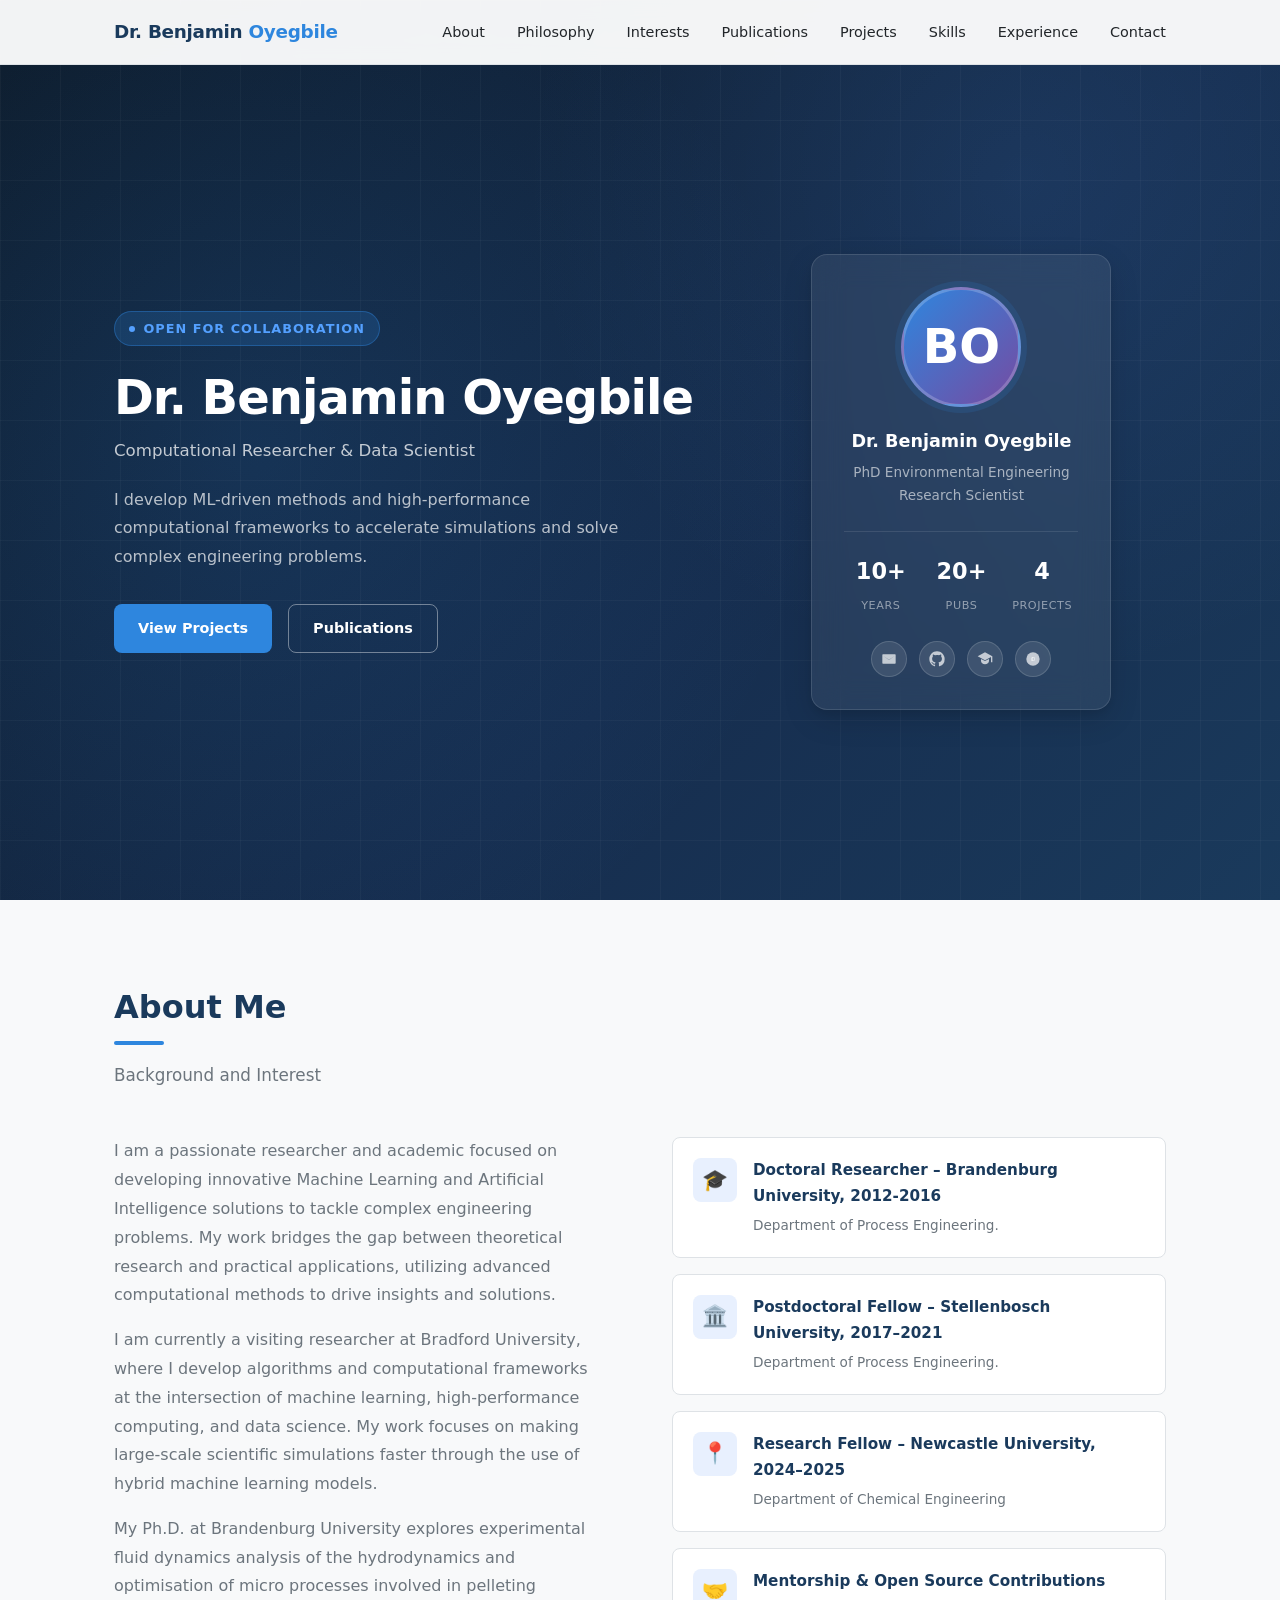
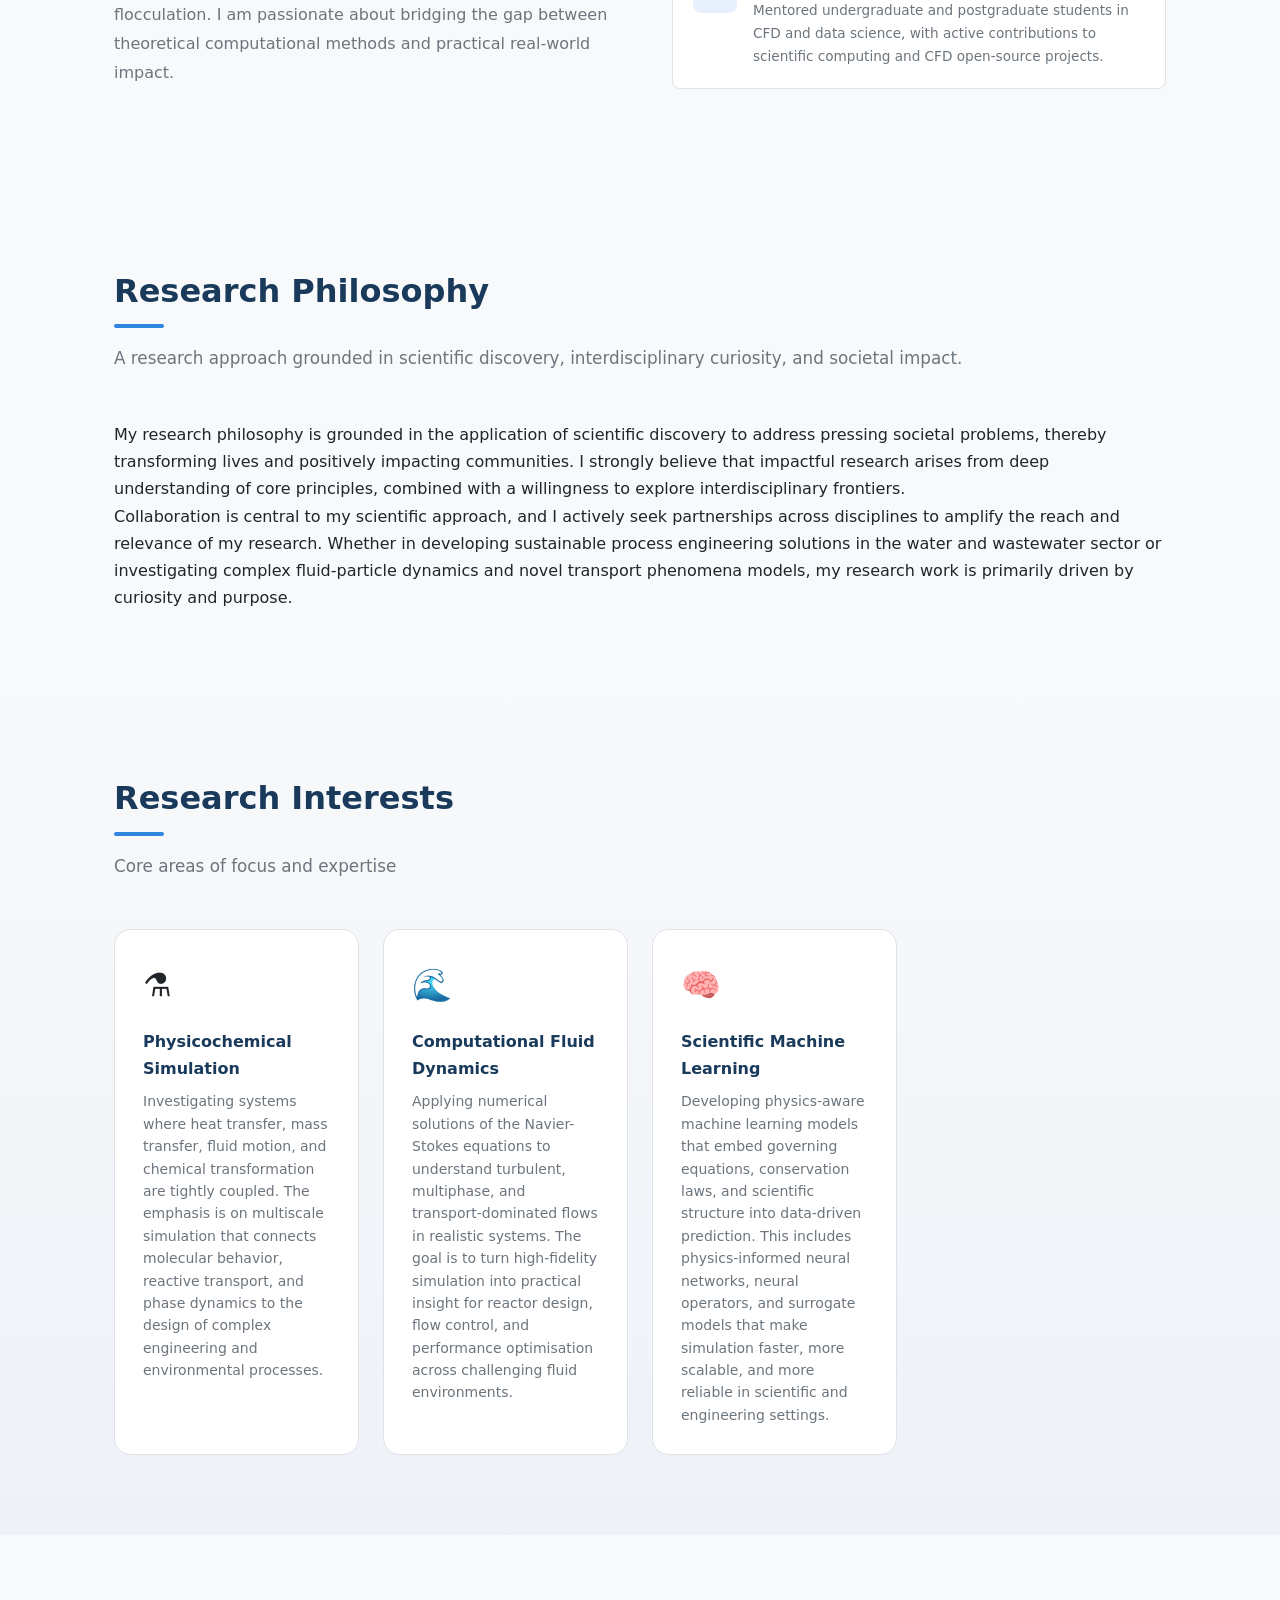
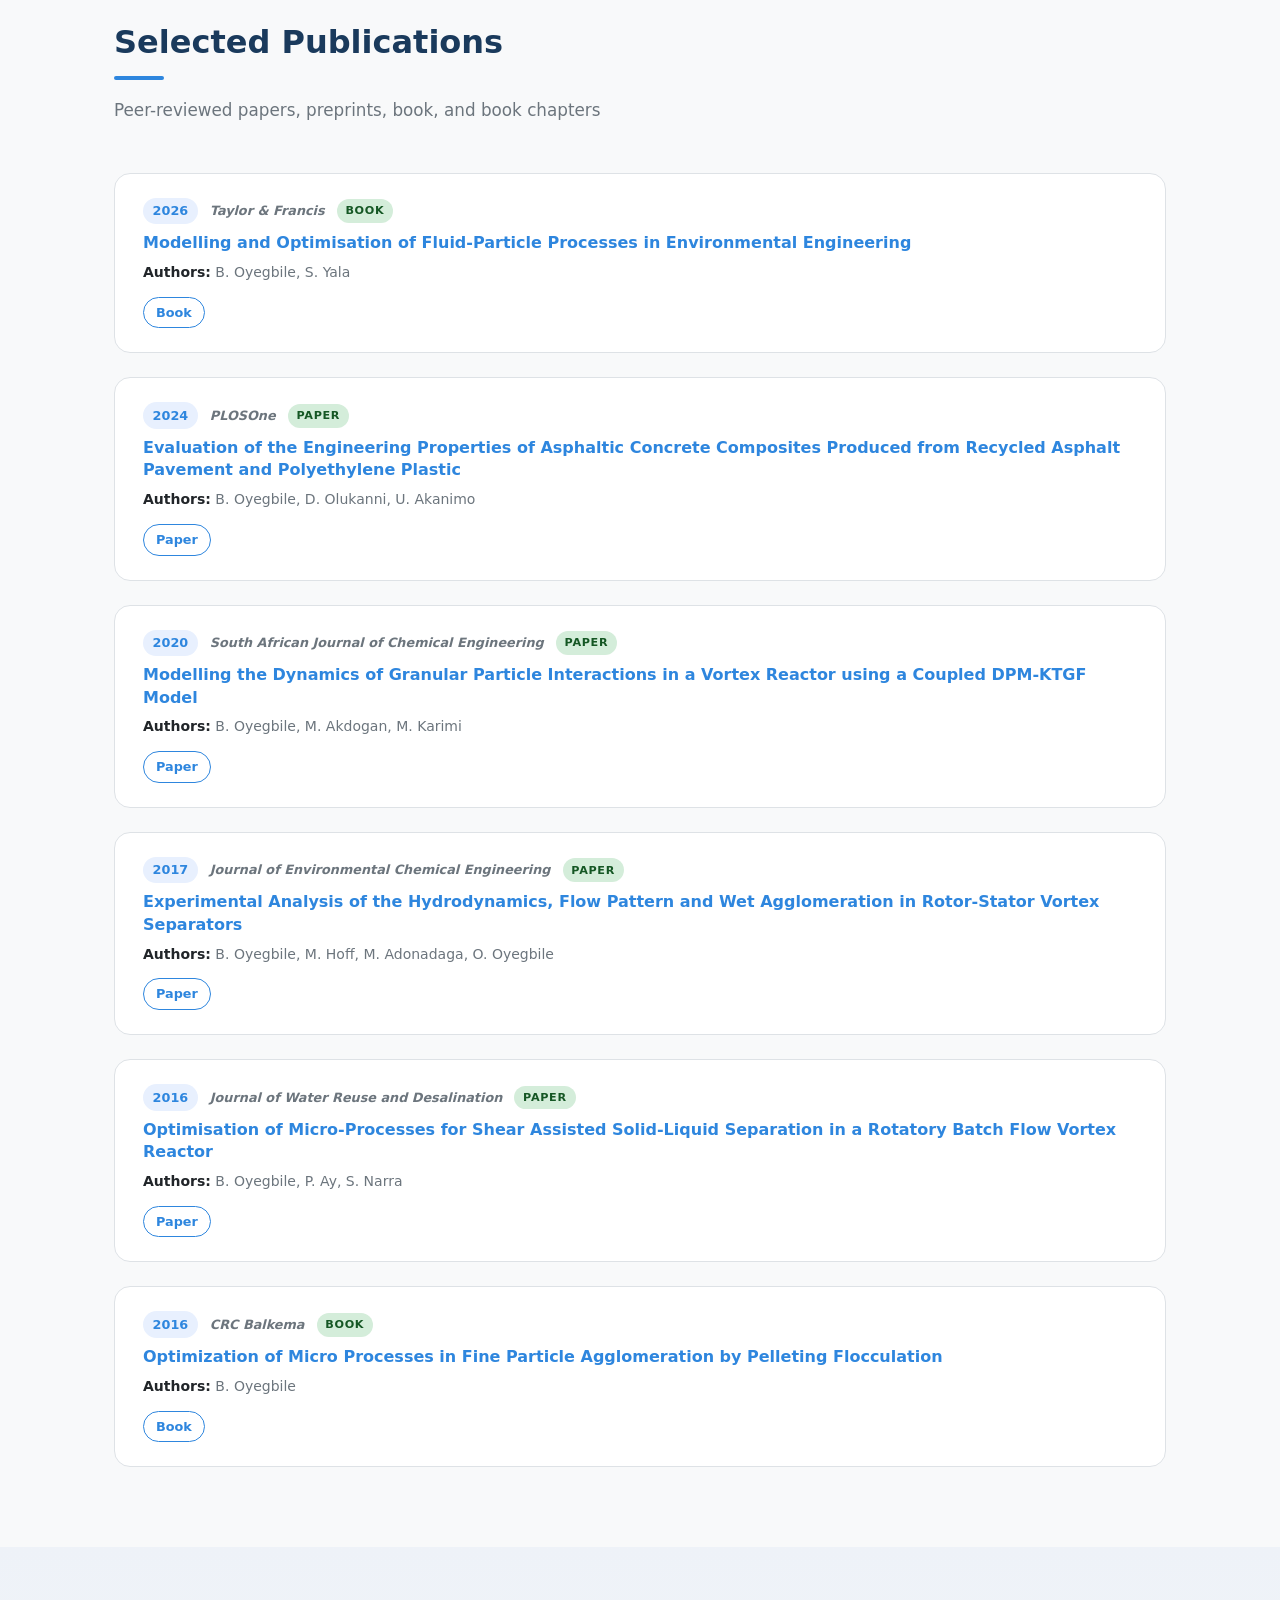
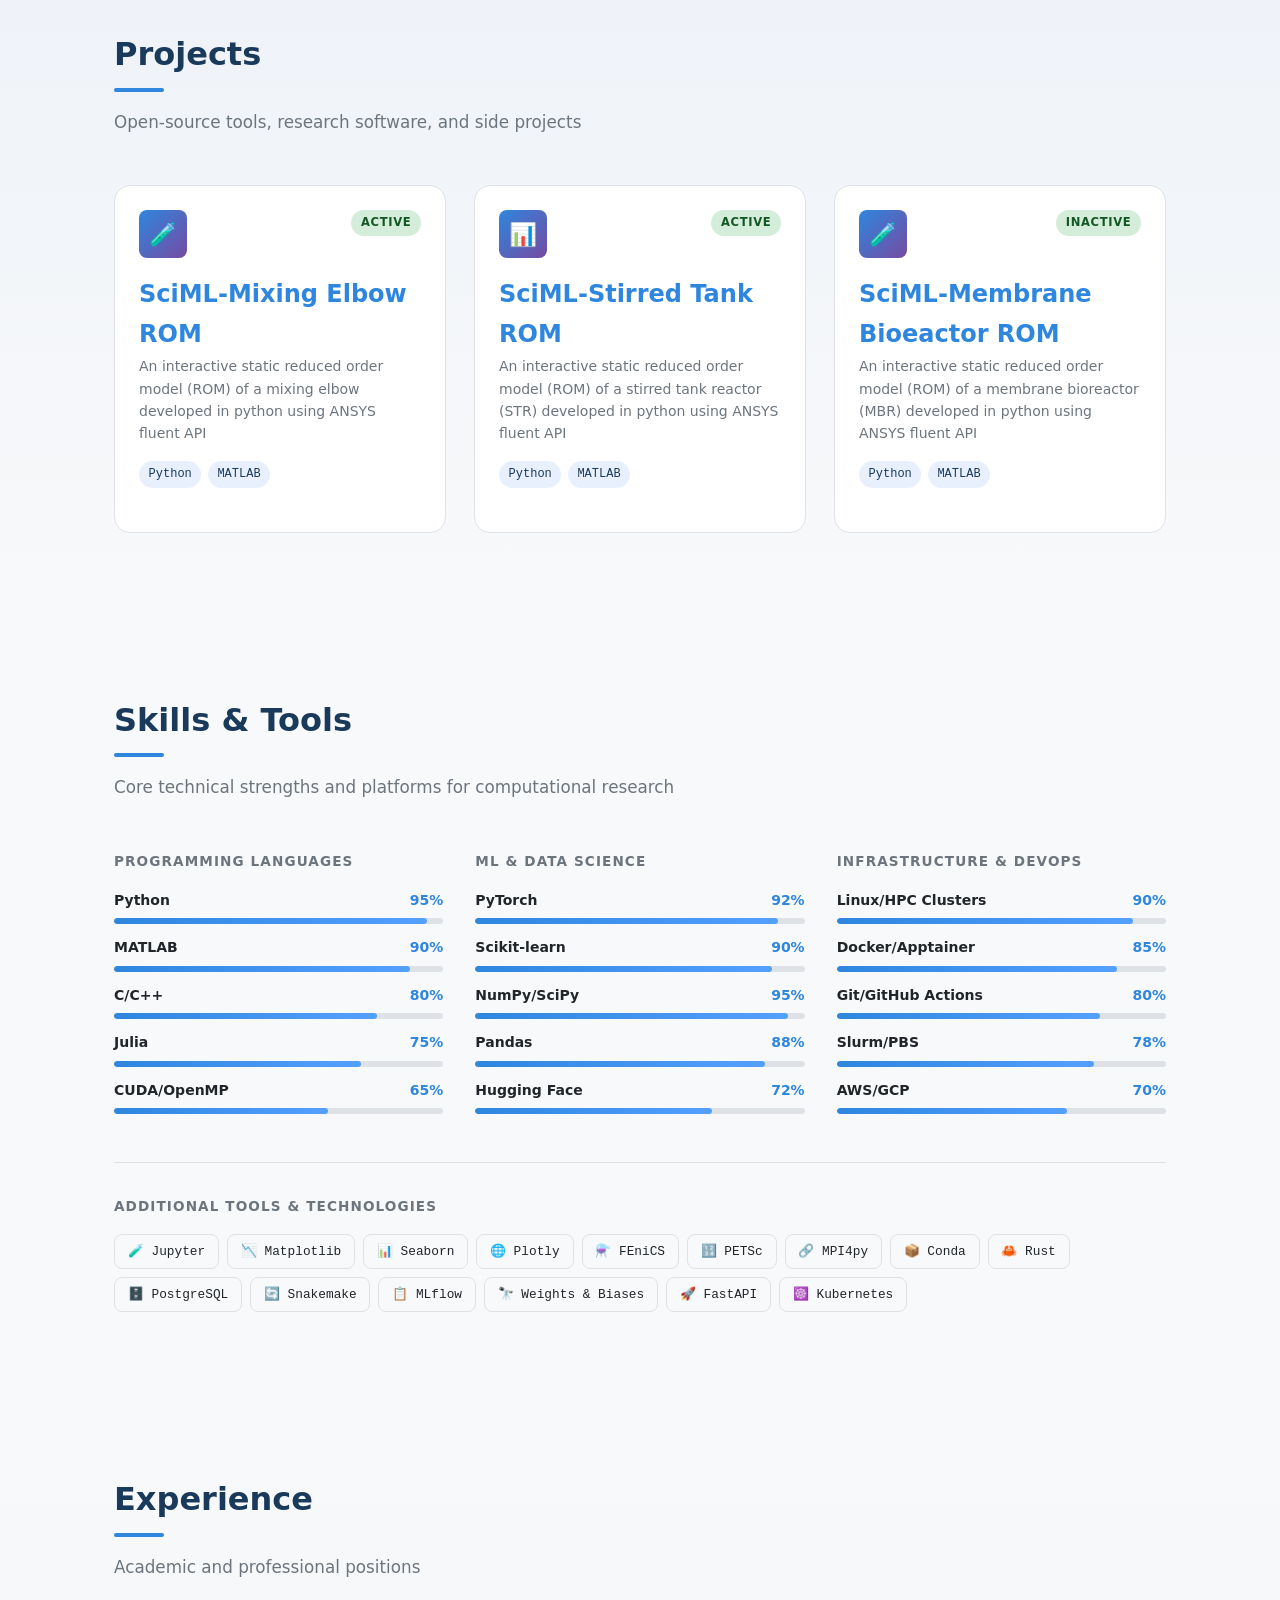
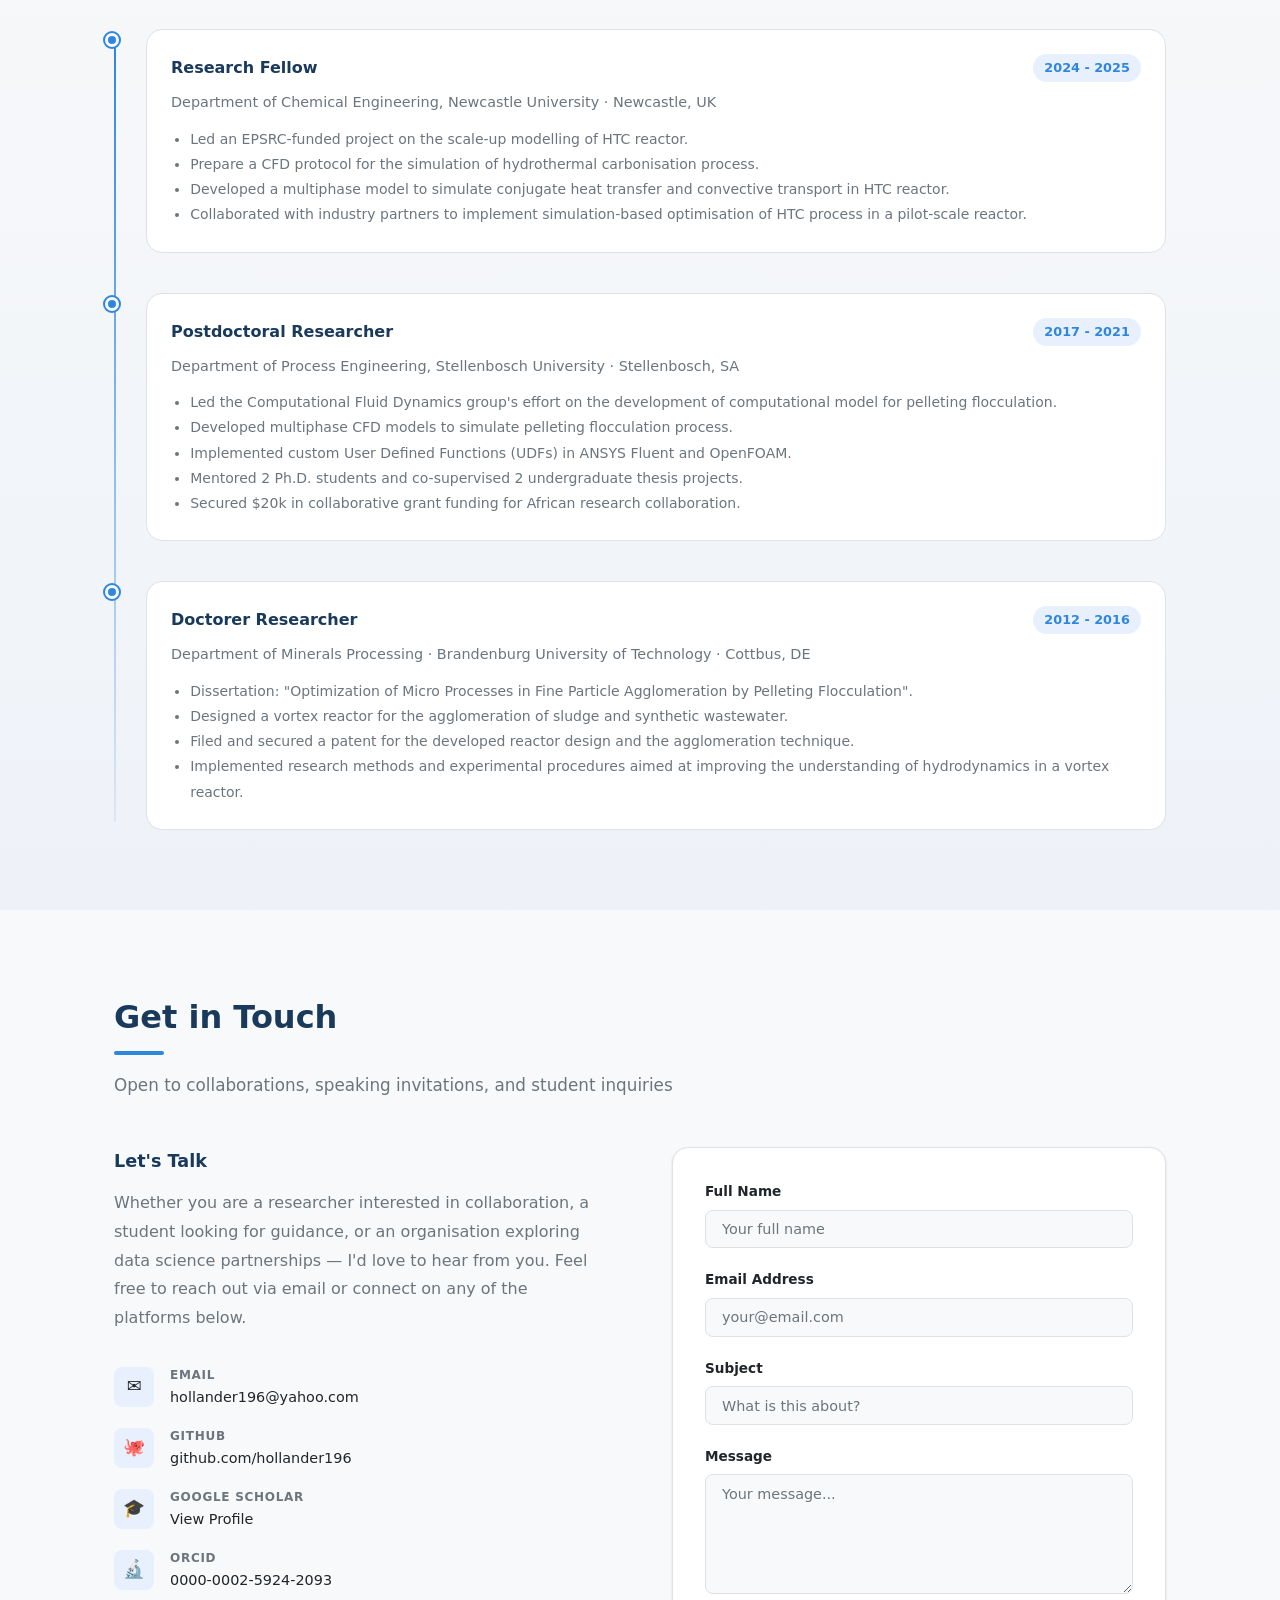
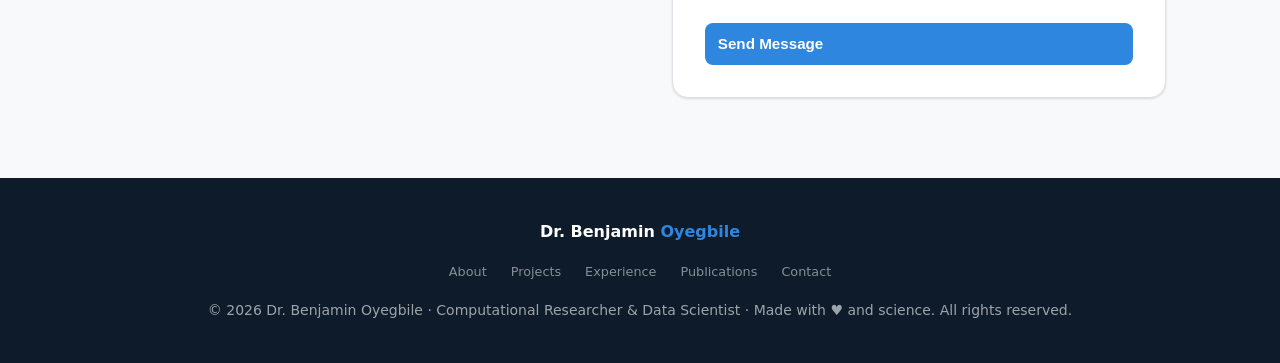
<file: index.html>
<!DOCTYPE html>
<html lang="en">
<head>
    <meta charset="UTF-8">
    <meta name="viewport" content="width=device-width, initial-scale=1.0">
    <title>Dr. Benjamin Oyegbile - Computational Researcher & Data Scientist</title>
    <link rel="stylesheet" href="style.css">
</head>
<body>
    <header class="navbar" role="banner">
        <div class="container navbar-inner">
            <div class="navbar-brand">Dr. Benjamin <span>Oyegbile</span></div>
            <ul class="navbar-menu">
                <li><a href="#about">About</a></li>
                <li><a href="#philosophy">Philosophy</a></li>
                <li><a href="#interests">Interests</a></li>
                <li><a href="#publications">Publications</a></li>
                <li><a href="#projects">Projects</a></li>
                <li><a href="#skills">Skills</a></li>
                <li><a href="#experience">Experience</a></li>
                <li><a href="#contact">Contact</a></li>
            </ul>
            <button class="navbar-toggle" aria-label="Toggle navigation">
                <span></span>
                <span></span>
                <span></span>
            </button>
        </div>
    </header>

    <section class="hero">
        <div class="container hero-grid">
            <div>
                <div class="hero-badge">OPEN FOR COLLABORATION</div>
                <h1 class="hero-name">Dr. Benjamin Oyegbile</h1>
                <p class="hero-title">Computational Researcher & Data Scientist</p>
                <p class="hero-description">I develop ML-driven methods and high-performance computational frameworks to accelerate simulations and solve complex engineering problems.</p>
                <div class="hero-actions">
                    <a class="btn btn-primary" href="#projects">View Projects</a>
                    <a class="btn btn-outline" href="#publications">Publications</a>
                </div>
            </div>

            <div class="hero-visual">
                <div class="profile-card">
                    <div class="profile-avatar">BO</div>
                    <h3>Dr. Benjamin Oyegbile</h3>
                    <p>PhD Environmental Engineering Research Scientist</p>
                    <div class="profile-stats">
                        <div class="stat-item"><span class="stat-value">10+</span><span class="stat-label">Years</span></div>
                        <div class="stat-item"><span class="stat-value">20+</span><span class="stat-label">PUBS</span></div>
                        <div class="stat-item"><span class="stat-value">4</span><span class="stat-label">PROJECTS</span></div>
                    </div>
                    <div class="social-links">
                        <a class="social-link" href="mailto:hollander196n@yahoo.com" aria-label="Email" title="Email">
                            <svg viewBox="0 0 24 24" aria-hidden="true" focusable="false">
                                <path d="M3 5h18a1 1 0 0 1 1 1v12a1 1 0 0 1-1 1H3a1 1 0 0 1-1-1V6a1 1 0 0 1 1-1zm0 2v.2l9 6.3 9-6.3V7l-9 6.3L3 7z"/>
                            </svg>
                        </a>
                        <a class="social-link" href="https://github.com/hollander196" target="_blank" rel="noopener" aria-label="GitHub" title="GitHub">
                            <svg viewBox="0 0 24 24" aria-hidden="true" focusable="false">
                                <path d="M12 0.5C5.65 0.5 0.5 5.65 0.5 12c0 5.08 3.29 9.39 7.86 10.91.57.11.78-.25.78-.55 0-.27-.01-.99-.02-1.94-3.2.7-3.88-1.54-3.88-1.54-.52-1.33-1.28-1.68-1.28-1.68-1.05-.72.08-.71.08-.71 1.16.08 1.77 1.19 1.77 1.19 1.03 1.77 2.7 1.26 3.36.96.1-.75.4-1.26.73-1.55-2.55-.29-5.23-1.28-5.23-5.7 0-1.26.45-2.28 1.19-3.08-.12-.29-.52-1.46.11-3.05 0 0 .98-.31 3.2 1.18A11.15 11.15 0 0 1 12 6.08c.98 0 1.97.13 2.89.38 2.22-1.49 3.2-1.18 3.2-1.18.63 1.59.23 2.76.11 3.05.74.8 1.19 1.82 1.19 3.08 0 4.43-2.69 5.4-5.25 5.69.41.36.78 1.06.78 2.14 0 1.54-.01 2.78-.01 3.16 0 .3.21.67.79.55A11.52 11.52 0 0 0 23.5 12c0-6.35-5.15-11.5-11.5-11.5z"/>
                            </svg>
                        </a>
                        <a class="social-link" href="https://scholar.google.com/citations?user=g2ELWvsAAAAJ&hl=en" target="_blank" rel="noopener" aria-label="Google Scholar" title="Google Scholar">
                            <svg viewBox="0 0 24 24" aria-hidden="true" focusable="false">
                                <path d="M12 2 1 8l11 6 9-4.91V17h2V8L12 2zm-6 9.91V15c0 2.76 2.69 5 6 5s6-2.24 6-5v-3.09l-6 3.27-6-3.27z"/>
                            </svg>
                        </a>
                        <a class="social-link" href="https://orcid.org/0000-0002-5924-2093" target="_blank" rel="noopener" aria-label="ORCID" title="ORCID">
                            <svg viewBox="0 0 24 24" aria-hidden="true" focusable="false">
                                <circle cx="12" cy="12" r="10"/>
                                <text x="12" y="15" text-anchor="middle" font-size="7" font-family="Arial, sans-serif" fill="#ffffff">iD</text>
                            </svg>
                        </a>
                    </div>
                </div>
            </div>
        </div>
    </section>

    <main>
        <section id="about" class="section">
            <div class="container">
                <h2 class="section-title">About Me</h2>
                <p class="section-subtitle">Background and Interest</p>
                <div class="about-grid">
                    <div class="about-text">
                        <p>I am a passionate researcher and academic focused on developing innovative Machine Learning and Artificial Intelligence solutions to tackle complex engineering problems. My work bridges the gap between theoretical research and practical applications, utilizing advanced computational methods to drive insights and solutions.</p>
                        <p>I am currently a visiting researcher at Bradford University, where I develop algorithms and computational frameworks at the intersection of machine learning, high-performance computing, and data science. My work focuses on making large-scale scientific simulations faster through the use of hybrid machine learning models.</p>
                        <p>My Ph.D. at Brandenburg University explores experimental fluid dynamics analysis of the hydrodynamics and optimisation of micro processes involved in pelleting flocculation. I am passionate about bridging the gap between theoretical computational methods and practical real-world impact.</p>
                    </div>
                    <div class="about-highlights">
                        <article class="highlight-item">
                            <div class="highlight-icon">🎓</div>
                            <div>
                                <h4>Doctoral Researcher – Brandenburg University, 2012-2016</h4>
                                <p>Department of Process Engineering.</p>
                            </div>
                        </article>
                        <article class="highlight-item">
                            <div class="highlight-icon">🏛️</div>
                            <div>
                                <h4>Postdoctoral Fellow – Stellenbosch University, 2017–2021</h4>
                                <p>Department of Process Engineering.</p>
                            </div>
                        </article>
                        <article class="highlight-item">
                            <div class="highlight-icon">📍</div>
                            <div>
                                <h4>Research Fellow – Newcastle University, 2024–2025</h4>
                                <p>Department of Chemical Engineering</p>
                            </div>
                        </article>
                        <article class="highlight-item">
                            <div class="highlight-icon">🤝</div>
                            <div>
                                <h4>Mentorship & Open Source Contributions</h4>
                                <p>Mentored undergraduate and postgraduate students in CFD and data science, with active contributions to scientific computing and CFD open-source projects.</p>
                            </div>
                        </article>
                    </div>
                </div>
            </div>
        </section>

        <section id="philosophy" class="section">
            <div class="container">
                <h2 class="section-title">Research Philosophy</h2>
                <p class="section-subtitle">A research approach grounded in scientific discovery, interdisciplinary curiosity, and societal impact.</p>
                <p>My research philosophy is grounded in the application of scientific discovery to address pressing societal problems, thereby transforming lives and positively impacting communities. I strongly believe that impactful research arises from deep understanding of core principles, combined with a willingness to explore interdisciplinary frontiers.</p>
                <p>Collaboration is central to my scientific approach, and I actively seek partnerships across disciplines to amplify the reach and relevance of my research. Whether in developing sustainable process engineering solutions in the water and wastewater sector or investigating complex fluid-particle dynamics and novel transport phenomena models, my research work is primarily driven by curiosity and purpose.</p>
            </div>
        </section>

        <section id="interests" class="section research-bg">
            <div class="container">
                <h2 class="section-title">Research Interests</h2>
                <p class="section-subtitle">Core areas of focus and expertise</p>
                <div class="research-grid">
                    <article class="research-card">
                        <span class="research-icon">⚗️</span>
                        <h3>Physicochemical Simulation</h3>
                        <p>Investigating systems where heat transfer, mass transfer, fluid motion, and chemical transformation are tightly coupled. The emphasis is on multiscale simulation that connects molecular behavior, reactive transport, and phase dynamics to the design of complex engineering and environmental processes.</p>
                    </article>
                    <article class="research-card">
                        <span class="research-icon">🌊</span>
                        <h3>Computational Fluid Dynamics</h3>
                        <p>Applying numerical solutions of the Navier-Stokes equations to understand turbulent, multiphase, and transport-dominated flows in realistic systems. The goal is to turn high-fidelity simulation into practical insight for reactor design, flow control, and performance optimisation across challenging fluid environments.</p>
                    </article>
                    <article class="research-card">
                        <span class="research-icon">🧠</span>
                        <h3>Scientific Machine Learning</h3>
                        <p>Developing physics-aware machine learning models that embed governing equations, conservation laws, and scientific structure into data-driven prediction. This includes physics-informed neural networks, neural operators, and surrogate models that make simulation faster, more scalable, and more reliable in scientific and engineering settings.</p>
                    </article>
                </div>
            </div>
        </section>

        <section id="publications" class="section">
            <div class="container">
                <h2 class="section-title">Selected Publications</h2>
                <p class="section-subtitle">Peer-reviewed papers, preprints, book, and book chapters</p>
                <div class="pub-list">
                    <article class="pub-item">
                        <div class="pub-meta">
                            <span class="pub-year">2026</span>
                            <span class="pub-venue">Taylor & Francis</span>
                            <span class="pub-type">Book</span>
                        </div>
                        <h3><a href="https://doi.org/10.1201/9781003518426" target="_blank" rel="noopener">Modelling and Optimisation of Fluid-Particle Processes in Environmental Engineering</a></h3>
                        <p class="pub-authors"><strong>Authors:</strong> B. Oyegbile, S. Yala</p>
                        <div class="pub-links">
                            <a class="pub-link" href="https://doi.org/10.1201/9781003518426" target="_blank" rel="noopener">Book</a>
                        </div>
                    </article>

                    <article class="pub-item">
                        <div class="pub-meta">
                            <span class="pub-year">2024</span>
                            <span class="pub-venue">PLOSOne</span>
                            <span class="pub-type">Paper</span>
                        </div>
                        <h3><a href="https://doi.org/10.1371/journal.pone.0294179" target="_blank" rel="noopener">Evaluation of the Engineering Properties of Asphaltic Concrete Composites Produced from Recycled Asphalt Pavement and Polyethylene Plastic</a></h3>
                        <p class="pub-authors"><strong>Authors:</strong> B. Oyegbile, D. Olukanni, U. Akanimo</p>
                        <div class="pub-links">
                            <a class="pub-link" href="https://doi.org/10.1371/journal.pone.0294179" target="_blank" rel="noopener">Paper</a>
                        </div>
                    </article>

                    <article class="pub-item">
                        <div class="pub-meta">
                            <span class="pub-year">2020</span>
                            <span class="pub-venue">South African Journal of Chemical Engineering</span>
                            <span class="pub-type">Paper</span>
                        </div>
                        <h3><a href="https://doi.org/10.1016/j.sajce.2020.05.008" target="_blank" rel="noopener">Modelling the Dynamics of Granular Particle Interactions in a Vortex Reactor using a Coupled DPM-KTGF Model</a></h3>
                        <p class="pub-authors"><strong>Authors:</strong> B. Oyegbile, M. Akdogan, M. Karimi</p>
                        <div class="pub-links">
                            <a class="pub-link" href="https://doi.org/10.1016/j.sajce.2020.05.008" target="_blank" rel="noopener">Paper</a>
                        </div>
                    </article>

                    <article class="pub-item">
                        <div class="pub-meta">
                            <span class="pub-year">2017</span>
                            <span class="pub-venue">Journal of Environmental Chemical Engineering</span>
                            <span class="pub-type">Paper</span>
                        </div>
                        <h3><a href="https://doi.org/10.1016/j.jece.2017.04.016" target="_blank" rel="noopener">Experimental Analysis of the Hydrodynamics, Flow Pattern and Wet Agglomeration in Rotor-Stator Vortex Separators</a></h3>
                        <p class="pub-authors"><strong>Authors:</strong> B. Oyegbile, M. Hoff, M. Adonadaga, O. Oyegbile</p>
                        <div class="pub-links">
                            <a class="pub-link" href="https://doi.org/10.1016/j.jece.2017.04.016" target="_blank" rel="noopener">Paper</a>
                        </div>
                    </article>

                    <article class="pub-item">
                        <div class="pub-meta">
                            <span class="pub-year">2016</span>
                            <span class="pub-venue">Journal of Water Reuse and Desalination</span>
                            <span class="pub-type">Paper</span>
                        </div>
                        <h3><a href="https://doi.org/10.2166/wrd.2015.057" target="_blank" rel="noopener">Optimisation of Micro-Processes for Shear Assisted Solid-Liquid Separation in a Rotatory Batch Flow Vortex Reactor</a></h3>
                        <p class="pub-authors"><strong>Authors:</strong> B. Oyegbile, P. Ay, S. Narra</p>
                        <div class="pub-links">
                            <a class="pub-link" href="https://doi.org/10.2166/wrd.2015.057" target="_blank" rel="noopener">Paper</a>
                        </div>
                    </article>

                    <article class="pub-item">
                        <div class="pub-meta">
                            <span class="pub-year">2016</span>
                            <span class="pub-venue">CRC Balkema</span>
                            <span class="pub-type">Book</span>
                        </div>
                        <h3><a href="https://doi.org/10.1201/9781315671871" target="_blank" rel="noopener">Optimization of Micro Processes in Fine Particle Agglomeration by Pelleting Flocculation</a></h3>
                        <p class="pub-authors"><strong>Authors:</strong> B. Oyegbile</p>
                        <div class="pub-links">
                            <a class="pub-link" href="https://doi.org/10.1201/9781315671871" target="_blank" rel="noopener">Book</a>
                        </div>
                    </article>
                </div>
            </div>
        </section>

        <section id="projects" class="section projects-bg">
            <div class="container">
                <h2 class="section-title">Projects</h2>
                <p class="section-subtitle">Open-source tools, research software, and side projects</p>
                <div class="projects-grid">
                    <article class="project-card">
                        <div class="project-header">
                            <div class="project-icon">🧪</div>
                            <span class="project-status active">Active</span>
                        </div>
                        <div class="project-body">
                            <h2><a href="ROM/index_elbow.html">SciML-Mixing Elbow ROM</a></h2>
                            <p>An interactive static reduced order model (ROM) of a mixing elbow developed in python using ANSYS fluent API</p>
                            <div class="project-tags">
                                <span class="tag">Python</span>
                                <span class="tag">MATLAB</span>
                            </div>
                        </div>
                                        </article>
                    <article class="project-card">
                        <div class="project-header">
                            <div class="project-icon">📊</div>
                            <span class="project-status active">Active</span>
                        </div>
                        <div class="project-body">
                            <h2><a href="ROM/index_str.html">SciML-Stirred Tank ROM</a></h2>
                            <p>An interactive static reduced order model (ROM) of a stirred tank reactor (STR) developed in python using ANSYS fluent API</p>
                            <div class="project-tags">
                                <span class="tag">Python</span>
                                <span class="tag">MATLAB</span>
                            </div>
                        </div>
                    </article>
                    <article class="project-card">
                        <div class="project-header">
                            <div class="project-icon">🧪</div>
                            <span class="project-status active">Inactive</span>
                        </div>
                        <div class="project-body">
                            <h2><a href="ROM/index_mbr.html">SciML-Membrane Bioeactor ROM</a></h2>
                            <p>An interactive static reduced order model (ROM) of a membrane bioreactor (MBR) developed in python using ANSYS fluent API</p>
                            <div class="project-tags">
                                <span class="tag">Python</span>
                                <span class="tag">MATLAB</span>
                            </div>
                        </div>
                    </article>
                </div>
            </div>
        </section>

        <section id="skills" class="section">
            <div class="container">
                <h2 class="section-title">Skills &amp; Tools</h2>
                <p class="section-subtitle">Core technical strengths and platforms for computational research</p>

                <div class="skills-grid">
                    <div class="skill-category">
                        <h3>Programming Languages</h3>
                        <div class="skill-list">
                            <div class="skill-item">
                                <div class="skill-header">
                                    <span class="skill-name">Python</span>
                                    <span class="skill-pct">95%</span>
                                </div>
                                <div class="skill-bar-bg"><div class="skill-bar" style="width:95%"></div></div>
                            </div>
                            <div class="skill-item">
                                <div class="skill-header">
                                    <span class="skill-name">MATLAB</span>
                                    <span class="skill-pct">90%</span>
                                </div>
                                <div class="skill-bar-bg"><div class="skill-bar" style="width:90%"></div></div>
                            </div>
                            <div class="skill-item">
                                <div class="skill-header">
                                    <span class="skill-name">C/C++</span>
                                    <span class="skill-pct">80%</span>
                                </div>
                                <div class="skill-bar-bg"><div class="skill-bar" style="width:80%"></div></div>
                            </div>
                            <div class="skill-item">
                                <div class="skill-header">
                                    <span class="skill-name">Julia</span>
                                    <span class="skill-pct">75%</span>
                                </div>
                                <div class="skill-bar-bg"><div class="skill-bar" style="width:75%"></div></div>
                            </div>
                            <div class="skill-item">
                                <div class="skill-header">
                                    <span class="skill-name">CUDA/OpenMP</span>
                                    <span class="skill-pct">65%</span>
                                </div>
                                <div class="skill-bar-bg"><div class="skill-bar" style="width:65%"></div></div>
                            </div>
                        </div>
                    </div>

                    <div class="skill-category">
                        <h3>ML &amp; Data Science</h3>
                        <div class="skill-list">
                            <div class="skill-item">
                                <div class="skill-header">
                                    <span class="skill-name">PyTorch</span>
                                    <span class="skill-pct">92%</span>
                                </div>
                                <div class="skill-bar-bg"><div class="skill-bar" style="width:92%"></div></div>
                            </div>
                            <div class="skill-item">
                                <div class="skill-header">
                                    <span class="skill-name">Scikit-learn</span>
                                    <span class="skill-pct">90%</span>
                                </div>
                                <div class="skill-bar-bg"><div class="skill-bar" style="width:90%"></div></div>
                            </div>
                            <div class="skill-item">
                                <div class="skill-header">
                                    <span class="skill-name">NumPy/SciPy</span>
                                    <span class="skill-pct">95%</span>
                                </div>
                                <div class="skill-bar-bg"><div class="skill-bar" style="width:95%"></div></div>
                            </div>
                            <div class="skill-item">
                                <div class="skill-header">
                                    <span class="skill-name">Pandas</span>
                                    <span class="skill-pct">88%</span>
                                </div>
                                <div class="skill-bar-bg"><div class="skill-bar" style="width:88%"></div></div>
                            </div>
                            <div class="skill-item">
                                <div class="skill-header">
                                    <span class="skill-name">Hugging Face</span>
                                    <span class="skill-pct">72%</span>
                                </div>
                                <div class="skill-bar-bg"><div class="skill-bar" style="width:72%"></div></div>
                            </div>
                        </div>
                    </div>

                    <div class="skill-category">
                        <h3>Infrastructure &amp; DevOps</h3>
                        <div class="skill-list">
                            <div class="skill-item">
                                <div class="skill-header">
                                    <span class="skill-name">Linux/HPC Clusters</span>
                                    <span class="skill-pct">90%</span>
                                </div>
                                <div class="skill-bar-bg"><div class="skill-bar" style="width:90%"></div></div>
                            </div>
                            <div class="skill-item">
                                <div class="skill-header">
                                    <span class="skill-name">Docker/Apptainer</span>
                                    <span class="skill-pct">85%</span>
                                </div>
                                <div class="skill-bar-bg"><div class="skill-bar" style="width:85%"></div></div>
                            </div>
                            <div class="skill-item">
                                <div class="skill-header">
                                    <span class="skill-name">Git/GitHub Actions</span>
                                    <span class="skill-pct">80%</span>
                                </div>
                                <div class="skill-bar-bg"><div class="skill-bar" style="width:80%"></div></div>
                            </div>
                            <div class="skill-item">
                                <div class="skill-header">
                                    <span class="skill-name">Slurm/PBS</span>
                                    <span class="skill-pct">78%</span>
                                </div>
                                <div class="skill-bar-bg"><div class="skill-bar" style="width:78%"></div></div>
                            </div>
                            <div class="skill-item">
                                <div class="skill-header">
                                    <span class="skill-name">AWS/GCP</span>
                                    <span class="skill-pct">70%</span>
                                </div>
                                <div class="skill-bar-bg"><div class="skill-bar" style="width:70%"></div></div>
                            </div>
                        </div>
                    </div>
                </div>

                <div class="tools-additional">
                    <h3>Additional Tools &amp; Technologies</h3>
                    <div class="tools-grid">
                        <span class="tool-badge">🧪 Jupyter</span>
                        <span class="tool-badge">📉 Matplotlib</span>
                        <span class="tool-badge">📊 Seaborn</span>
                        <span class="tool-badge">🌐 Plotly</span>
                        <span class="tool-badge">⚗️ FEniCS</span>
                        <span class="tool-badge">🔢 PETSc</span>
                        <span class="tool-badge">🔗 MPI4py</span>
                        <span class="tool-badge">📦 Conda</span>
                        <span class="tool-badge">🦀 Rust</span>
                        <span class="tool-badge">🗄️ PostgreSQL</span>
                        <span class="tool-badge">🔄 Snakemake</span>
                        <span class="tool-badge">📋 MLflow</span>
                        <span class="tool-badge">🔭 Weights &amp; Biases</span>
                        <span class="tool-badge">🚀 FastAPI</span>
                        <span class="tool-badge">☸️ Kubernetes</span>
                    </div>
                </div>
            </div>
        </section>

        <section id="experience" class="section timeline-bg">
            <div class="container">
                <h2 class="section-title">Experience</h2>
                <p class="section-subtitle">Academic and professional positions</p>

                <div class="timeline">
                    <article class="timeline-item">
                        <span class="timeline-dot" aria-hidden="true"></span>
                        <div class="timeline-card">
                            <div class="timeline-header">
                                <h3 class="timeline-role">Research Fellow</h3>
                                <span class="timeline-period">2024 - 2025</span>
                            </div>
                            <p class="timeline-org">Department of Chemical Engineering, Newcastle University · Newcastle, UK</p>
                            <ul>
                                <li>Led an EPSRC-funded project on the scale-up modelling of HTC reactor.</li>
                                <li>Prepare a CFD protocol for the simulation of hydrothermal carbonisation process.</li>
                                <li>Developed a multiphase model to simulate conjugate heat transfer and convective transport in HTC reactor.</li>
                                <li>Collaborated with industry partners to implement simulation-based optimisation of HTC process in a pilot-scale reactor.</li>
                            </ul>
                        </div>
                    </article>

                                        <article class="timeline-item">
                        <span class="timeline-dot" aria-hidden="true"></span>
                        <div class="timeline-card">
                            <div class="timeline-header">
                                <h3 class="timeline-role">Postdoctoral Researcher</h3>
                                <span class="timeline-period">2017 - 2021</span>
                            </div>
                            <p class="timeline-org">Department of Process Engineering, Stellenbosch University · Stellenbosch, SA</p>
                            <ul>
                                <li>Led the Computational Fluid Dynamics group's effort on the development of computational model for pelleting flocculation.</li>
                                <li>Developed multiphase CFD models to simulate pelleting flocculation process.</li>
                                <li>Implemented custom User Defined Functions (UDFs) in ANSYS Fluent and OpenFOAM.</li>
                                <li>Mentored 2 Ph.D. students and co-supervised 2 undergraduate thesis projects.</li>
                                <li>Secured $20k in collaborative grant funding for African research collaboration.</li>
                            </ul>
                        </div>
                    </article>
                    
                    <article class="timeline-item">
                        <span class="timeline-dot" aria-hidden="true"></span>
                        <div class="timeline-card">
                            <div class="timeline-header">
                                <h3 class="timeline-role">Doctorer Researcher</h3>
                                <span class="timeline-period">2012 - 2016</span>
                            </div>
                            <p class="timeline-org">Department of Minerals Processing · Brandenburg University of Technology · Cottbus, DE</p>
                            <ul>
                                <li>Dissertation: "Optimization of Micro Processes in Fine Particle Agglomeration by Pelleting Flocculation".</li>
                                <li>Designed a vortex reactor for the agglomeration of sludge and synthetic wastewater.</li>
                                <li>Filed and secured a patent for the developed reactor design and the agglomeration technique.</li>
                                <li>Implemented research methods and experimental procedures aimed at improving the understanding of hydrodynamics in a vortex reactor.</li>
                            </ul>
                        </div>
                    </article>
                </div>
            </div>
        </section>

        <section id="contact" class="section">
            <div class="container">
                <h2 class="section-title">Get in Touch</h2>
                <p class="section-subtitle">Open to collaborations, speaking invitations, and student inquiries</p>

                <div class="contact-grid">
                    <div class="contact-info">
                        <h3>Let's Talk</h3>
                        <p>Whether you are a researcher interested in collaboration, a student looking for guidance, or an organisation exploring data science partnerships — I'd love to hear from you. Feel free to reach out via email or connect on any of the platforms below.</p>
                        <div class="contact-details">
                            <div class="contact-item">
                                <div class="contact-item-icon">✉️</div>
                                <div class="contact-item-text">
                                    <span>Email</span>
                                    <a href="mailto:hollander196n@yahoo.com">hollander196@yahoo.com</a>
                                </div>
                            </div>
                            <div class="contact-item">
                                <div class="contact-item-icon">🐙</div>
                                <div class="contact-item-text">
                                    <span>GitHub</span>
                                    <a href="https://github.com/hollander196" target="_blank" rel="noopener">github.com/hollander196</a>
                                </div>
                            </div>
                            <div class="contact-item">
                                <div class="contact-item-icon">🎓</div>
                                <div class="contact-item-text">
                                    <span>Google Scholar</span>
                                    <a href="https://scholar.google.com/citations?user=g2ELWvsAAAAJ&hl=en" target="_blank" rel="noopener">View Profile</a>
                                </div>
                            </div>
                            <div class="contact-item">
                                <div class="contact-item-icon">🔬</div>
                                <div class="contact-item-text">
                                    <span>ORCID</span>
                                    <a href="https://orcid.org/0000-0002-5924-2093" target="_blank" rel="noopener">0000-0002-5924-2093</a>
                                </div>
                            </div>
                        </div>
                    </div>

                    <div class="contact-form">
                        <form id="contactForm" novalidate>
                            <div class="form-group">
                                <label for="contactName">Full Name</label>
                                <input class="form-control" id="contactName" type="text" placeholder="Your full name" required />
                            </div>
                            <div class="form-group">
                                <label for="contactEmail">Email Address</label>
                                <input class="form-control" id="contactEmail" type="email" placeholder="your@email.com" required />
                            </div>
                            <div class="form-group">
                                <label for="contactSubject">Subject</label>
                                <input class="form-control" id="contactSubject" type="text" placeholder="What is this about?" />
                            </div>
                            <div class="form-group">
                                <label for="contactMessage">Message</label>
                                <textarea class="form-control" id="contactMessage" rows="5" placeholder="Your message..." required></textarea>
                            </div>
                            <button class="btn btn-primary btn-submit" type="submit">Send Message</button>
                        </form>
                    </div>
                </div>
            </div>
        </section>
    </main>

    <footer class="footer">
        <div class="container footer-inner">
            <div class="footer-brand">Dr. Benjamin <span>Oyegbile</span></div>
            <div class="footer-links">
                <a href="#about">About</a>
                <a href="#projects">Projects</a>
                <a href="#experience">Experience</a>
                <a href="#publications">Publications</a>
                <a href="#contact">Contact</a>
            </div>
            <p>© 2026 Dr. Benjamin Oyegbile · Computational Researcher & Data Scientist · Made with ♥ and science. All rights reserved.</p>
        </div>
    </footer>

    <script src="main.js" defer></script>
</body>
</html>
</file>
<file: style.css>
/* ===========================
   Global Reset & Variables
   =========================== */
*, *::before, *::after {
  box-sizing: border-box;
  margin: 0;
  padding: 0;
}

:root {
  --clr-primary: #1a3a5c;
  --clr-accent: #2e86de;
  --clr-accent-light: #54a0ff;
  --clr-bg: #f8f9fa;
  --clr-bg-dark: #0d1b2a;
  --clr-text: #212529;
  --clr-text-muted: #6c757d;
  --clr-white: #ffffff;
  --clr-border: #dee2e6;
  --clr-card-bg: #ffffff;
  --clr-tag-bg: #e8f0fe;
  --clr-tag-text: #1a3a5c;

  --font-sans: 'Inter', 'Segoe UI', system-ui, sans-serif;
  --font-mono: 'JetBrains Mono', 'Fira Code', 'Consolas', monospace;

  --shadow-sm: 0 1px 3px rgba(0,0,0,.08), 0 1px 2px rgba(0,0,0,.06);
  --shadow-md: 0 4px 12px rgba(0,0,0,.10), 0 2px 4px rgba(0,0,0,.06);
  --shadow-lg: 0 10px 30px rgba(0,0,0,.12), 0 4px 8px rgba(0,0,0,.08);

  --radius: 8px;
  --radius-lg: 16px;
  --transition: 0.25s ease;
}

html {
  scroll-behavior: smooth;
  font-size: 16px;
}

body {
  font-family: var(--font-sans);
  color: var(--clr-text);
  background: var(--clr-bg);
  line-height: 1.7;
}

a {
  color: var(--clr-accent);
  text-decoration: none;
  transition: color var(--transition);
}
a:hover { color: var(--clr-accent-light); }

img { max-width: 100%; display: block; }

/* ===========================
   Layout Utilities
   =========================== */
.container {
  max-width: 1100px;
  margin: 0 auto;
  padding: 0 1.5rem;
}

.section {
  padding: 5rem 0;
}

.section-title {
  font-size: 2rem;
  font-weight: 700;
  color: var(--clr-primary);
  margin-bottom: 0.5rem;
  position: relative;
  display: inline-block;
}

.section-title::after {
  content: '';
  display: block;
  width: 50px;
  height: 4px;
  background: var(--clr-accent);
  border-radius: 2px;
  margin-top: 0.4rem;
}

.section-subtitle {
  color: var(--clr-text-muted);
  font-size: 1.05rem;
  margin-top: 0.5rem;
  margin-bottom: 3rem;
}

/* ===========================
   Navigation
   =========================== */
.navbar {
  position: fixed;
  top: 0;
  width: 100%;
  z-index: 1000;
  background: rgba(255,255,255,0.95);
  backdrop-filter: blur(10px);
  border-bottom: 1px solid var(--clr-border);
  transition: box-shadow var(--transition);
}

.navbar.scrolled {
  box-shadow: var(--shadow-md);
}

.navbar-inner {
  display: flex;
  align-items: center;
  justify-content: space-between;
  height: 64px;
}

.navbar-brand {
  font-size: 1.15rem;
  font-weight: 700;
  color: var(--clr-primary);
  letter-spacing: -0.3px;
}
.navbar-brand span { color: var(--clr-accent); }

.navbar-menu {
  display: flex;
  list-style: none;
  gap: 2rem;
}

.navbar-menu a {
  font-size: 0.9rem;
  font-weight: 500;
  color: var(--clr-text);
  padding: 0.25rem 0;
  border-bottom: 2px solid transparent;
  transition: border-color var(--transition), color var(--transition);
}

.navbar-menu a:hover,
.navbar-menu a.active {
  color: var(--clr-accent);
  border-bottom-color: var(--clr-accent);
}

.navbar-toggle {
  display: none;
  flex-direction: column;
  gap: 5px;
  background: none;
  border: none;
  cursor: pointer;
  padding: 4px;
}

.navbar-toggle span {
  display: block;
  width: 24px;
  height: 2px;
  background: var(--clr-primary);
  border-radius: 2px;
  transition: var(--transition);
}

/* ===========================
   Hero / About
   =========================== */
.hero {
  min-height: 100vh;
  display: flex;
  align-items: center;
  background: linear-gradient(135deg, var(--clr-bg-dark) 0%, #162d4e 60%, #1a3a5c 100%);
  color: var(--clr-white);
  padding-top: 64px;
  position: relative;
  overflow: hidden;
}

.hero::before {
  content: '';
  position: absolute;
  inset: 0;
  background:
    radial-gradient(circle at 20% 50%, rgba(46,134,222,0.15) 0%, transparent 50%),
    radial-gradient(circle at 80% 20%, rgba(84,160,255,0.1) 0%, transparent 40%);
  pointer-events: none;
}

/* Animated grid overlay */
.hero::after {
  content: '';
  position: absolute;
  inset: 0;
  background-image:
    linear-gradient(rgba(255,255,255,0.03) 1px, transparent 1px),
    linear-gradient(90deg, rgba(255,255,255,0.03) 1px, transparent 1px);
  background-size: 60px 60px;
  pointer-events: none;
}

.hero-grid {
  display: grid;
  grid-template-columns: 1fr 1fr;
  gap: 4rem;
  align-items: center;
  position: relative;
  z-index: 1;
}

.hero-badge {
  display: inline-flex;
  align-items: center;
  gap: 0.5rem;
  background: rgba(46,134,222,0.2);
  border: 1px solid rgba(46,134,222,0.4);
  color: var(--clr-accent-light);
  font-size: 0.8rem;
  font-weight: 600;
  letter-spacing: 0.08em;
  text-transform: uppercase;
  padding: 0.35rem 0.9rem;
  border-radius: 100px;
  margin-bottom: 1.5rem;
}

.hero-badge::before {
  content: '';
  width: 6px;
  height: 6px;
  background: var(--clr-accent-light);
  border-radius: 50%;
  animation: pulse 2s infinite;
}

@keyframes pulse {
  0%, 100% { opacity: 1; transform: scale(1); }
  50% { opacity: 0.5; transform: scale(1.3); }
}

.hero-name {
  font-size: clamp(1.9rem, 4vw, 3rem);
  font-weight: 800;
  line-height: 1.15;
  letter-spacing: -1px;
  margin-bottom: 0.75rem;
  white-space: nowrap;
}

.hero-title {
  font-size: clamp(0.9rem, 1.3vw, 1.05rem);
  font-weight: 400;
  color: rgba(255,255,255,0.75);
  margin-bottom: 1.25rem;
  white-space: nowrap;
}

.hero-affiliation {
  display: flex;
  align-items: center;
  gap: 0.5rem;
  font-size: 0.95rem;
  color: rgba(255,255,255,0.6);
  margin-bottom: 1.5rem;
}

.hero-affiliation svg { flex-shrink: 0; }

.hero-description {
  font-size: 1rem;
  color: rgba(255,255,255,0.7);
  line-height: 1.8;
  margin-bottom: 2rem;
  max-width: 520px;
}

.hero-actions {
  display: flex;
  gap: 1rem;
  flex-wrap: wrap;
}

.btn {
  display: inline-flex;
  align-items: center;
  gap: 0.5rem;
  padding: 0.7rem 1.5rem;
  border-radius: var(--radius);
  font-size: 0.9rem;
  font-weight: 600;
  cursor: pointer;
  transition: transform var(--transition), box-shadow var(--transition), background var(--transition);
  border: none;
}

.btn:hover { transform: translateY(-2px); }

.btn-primary {
  background: var(--clr-accent);
  color: var(--clr-white);
}
.btn-primary:hover {
  background: var(--clr-accent-light);
  color: var(--clr-white);
  box-shadow: 0 6px 20px rgba(46,134,222,0.4);
}

.btn-outline {
  background: transparent;
  color: var(--clr-white);
  border: 1.5px solid rgba(255,255,255,0.4);
}
.btn-outline:hover {
  border-color: var(--clr-white);
  background: rgba(255,255,255,0.08);
  color: var(--clr-white);
}

/* Hero Visual */
.hero-visual {
  display: flex;
  justify-content: center;
  align-items: center;
}

.profile-card {
  background: rgba(255,255,255,0.07);
  backdrop-filter: blur(16px);
  border: 1px solid rgba(255,255,255,0.12);
  border-radius: var(--radius-lg);
  padding: 2rem;
  text-align: center;
  max-width: 300px;
  width: 100%;
  box-shadow: var(--shadow-lg);
}

.profile-avatar {
  width: 120px;
  height: 120px;
  border-radius: 50%;
  margin: 0 auto 1.25rem;
  background: linear-gradient(135deg, var(--clr-accent) 0%, #764ba2 100%);
  display: flex;
  align-items: center;
  justify-content: center;
  font-size: 3rem;
  font-weight: 700;
  color: var(--clr-white);
  border: 3px solid rgba(255,255,255,0.2);
  box-shadow: 0 0 0 6px rgba(46,134,222,0.15);
}

.profile-card h3 {
  font-size: 1.1rem;
  font-weight: 700;
  color: var(--clr-white);
  margin-bottom: 0.25rem;
}

.profile-card p {
  font-size: 0.85rem;
  color: rgba(255,255,255,0.6);
  margin-bottom: 1.5rem;
}

.profile-stats {
  display: grid;
  grid-template-columns: repeat(3, 1fr);
  gap: 0.5rem;
  border-top: 1px solid rgba(255,255,255,0.1);
  padding-top: 1.25rem;
}

.stat-item {
  text-align: center;
}

.stat-value {
  font-size: 1.4rem;
  font-weight: 700;
  color: var(--clr-white);
  display: block;
}

.stat-label {
  font-size: 0.7rem;
  color: rgba(255,255,255,0.5);
  text-transform: uppercase;
  letter-spacing: 0.05em;
}

.social-links {
  display: flex;
  justify-content: center;
  gap: 0.75rem;
  margin-top: 1.5rem;
}

.social-link {
  width: 36px;
  height: 36px;
  border-radius: 50%;
  background: rgba(255,255,255,0.1);
  border: 1px solid rgba(255,255,255,0.15);
  display: flex;
  align-items: center;
  justify-content: center;
  color: rgba(255,255,255,0.7);
  font-size: 0.85rem;
  transition: background var(--transition), color var(--transition), transform var(--transition);
}

.social-link:hover {
  background: var(--clr-accent);
  color: var(--clr-white);
  transform: translateY(-2px);
}

.social-link svg {
  width: 16px;
  height: 16px;
  fill: currentColor;
}

/* ===========================
   About Section
   =========================== */
.about-grid {
  display: grid;
  grid-template-columns: 1fr 1fr;
  gap: 4rem;
  align-items: start;
}

.about-text p {
  color: var(--clr-text-muted);
  margin-bottom: 1rem;
  line-height: 1.8;
}

.about-intro {
  margin-bottom: 0;
}

.about-subheading {
  margin-top: 3rem;
  margin-bottom: 1rem;
}

.about-highlights {
  display: flex;
  flex-direction: column;
  gap: 1rem;
}

.highlight-item {
  display: flex;
  gap: 1rem;
  align-items: flex-start;
  background: var(--clr-card-bg);
  border: 1px solid var(--clr-border);
  border-radius: var(--radius);
  padding: 1.25rem;
  transition: box-shadow var(--transition), transform var(--transition);
}

.highlight-item:hover {
  box-shadow: var(--shadow-md);
  transform: translateY(-2px);
}

.highlight-icon {
  width: 44px;
  height: 44px;
  border-radius: var(--radius);
  background: var(--clr-tag-bg);
  display: flex;
  align-items: center;
  justify-content: center;
  font-size: 1.3rem;
  flex-shrink: 0;
}

.highlight-item h4 {
  font-size: 0.95rem;
  font-weight: 600;
  color: var(--clr-primary);
  margin-bottom: 0.25rem;
}

.highlight-item p {
  font-size: 0.85rem;
  color: var(--clr-text-muted);
  margin: 0;
}

/* ===========================
   Research Interests
   =========================== */
.research-bg {
  background: linear-gradient(180deg, var(--clr-bg) 0%, #eef2f8 100%);
}

.research-grid {
  display: grid;
  grid-template-columns: repeat(auto-fill, minmax(240px, 1fr));
  gap: 1.5rem;
}

.research-card {
  background: var(--clr-card-bg);
  border: 1px solid var(--clr-border);
  border-radius: var(--radius-lg);
  padding: 1.75rem;
  transition: box-shadow var(--transition), transform var(--transition), border-color var(--transition);
  position: relative;
  overflow: hidden;
}

.research-card::before {
  content: '';
  position: absolute;
  top: 0;
  left: 0;
  right: 0;
  height: 3px;
  background: var(--clr-accent);
  transform: scaleX(0);
  transition: transform var(--transition);
  transform-origin: left;
}

.research-card:hover {
  box-shadow: var(--shadow-lg);
  transform: translateY(-4px);
  border-color: transparent;
}

.research-card:hover::before {
  transform: scaleX(1);
}

.research-icon {
  font-size: 2rem;
  margin-bottom: 1rem;
  display: block;
}

.research-card h3 {
  font-size: 1rem;
  font-weight: 700;
  color: var(--clr-primary);
  margin-bottom: 0.5rem;
}

.research-card p {
  font-size: 0.875rem;
  color: var(--clr-text-muted);
  line-height: 1.6;
}

/* ===========================
   Publications
   =========================== */
.pub-list {
  display: flex;
  flex-direction: column;
  gap: 1.5rem;
}

.pub-item {
  background: var(--clr-card-bg);
  border: 1px solid var(--clr-border);
  border-radius: var(--radius-lg);
  overflow: hidden;
  padding: 1.5rem 1.75rem;
  transition: box-shadow var(--transition), transform var(--transition);
}

.pub-item:hover {
  box-shadow: var(--shadow-lg);
  transform: translateY(-4px);
}

.pub-meta {
  display: flex;
  align-items: center;
  gap: 0.75rem;
  flex-wrap: wrap;
  margin-bottom: 0.5rem;
}

.pub-year {
  font-size: 0.8rem;
  font-weight: 700;
  color: var(--clr-accent);
  background: var(--clr-tag-bg);
  padding: 0.15rem 0.6rem;
  border-radius: 100px;
}

.pub-venue {
  font-size: 0.8rem;
  font-weight: 600;
  color: var(--clr-text-muted);
  font-style: italic;
}

.pub-type {
  font-size: 0.7rem;
  font-weight: 600;
  letter-spacing: 0.06em;
  text-transform: uppercase;
  padding: 0.15rem 0.55rem;
  border-radius: 100px;
  background: #d4edda;
  color: #155724;
}

.pub-type.preprint {
  background: #fff3cd;
  color: #856404;
}

.pub-item h3 {
  font-size: 1rem;
  font-weight: 700;
  color: var(--clr-primary);
  margin-bottom: 0.4rem;
  line-height: 1.4;
}

.pub-authors {
  font-size: 0.875rem;
  color: var(--clr-text-muted);
  margin-bottom: 0.75rem;
}

.pub-authors strong {
  color: var(--clr-text);
  font-weight: 600;
}

.pub-links {
  display: flex;
  gap: 0.5rem;
  flex-wrap: wrap;
}

.pub-link {
  font-size: 0.8rem;
  font-weight: 600;
  padding: 0.25rem 0.75rem;
  border-radius: 100px;
  border: 1.5px solid var(--clr-accent);
  color: var(--clr-accent);
  transition: background var(--transition), color var(--transition);
}

.pub-link:hover {
  background: var(--clr-accent);
  color: var(--clr-white);
}

/* ===========================
   Projects
   =========================== */
.projects-bg {
  background: linear-gradient(180deg, #eef2f8 0%, var(--clr-bg) 100%);
}

.projects-grid {
  display: grid;
  grid-template-columns: repeat(auto-fill, minmax(320px, 1fr));
  gap: 1.75rem;
}

.project-card {
  background: var(--clr-card-bg);
  border: 1px solid var(--clr-border);
  border-radius: var(--radius-lg);
  overflow: hidden;
  transition: box-shadow var(--transition), transform var(--transition);
  display: flex;
  flex-direction: column;
}

.project-card:hover {
  box-shadow: var(--shadow-lg);
  transform: translateY(-4px);
}

.project-header {
  padding: 1.5rem 1.5rem 0;
  display: flex;
  align-items: flex-start;
  justify-content: space-between;
  gap: 1rem;
}

.project-icon {
  width: 48px;
  height: 48px;
  border-radius: var(--radius);
  background: linear-gradient(135deg, var(--clr-accent) 0%, #764ba2 100%);
  display: flex;
  align-items: center;
  justify-content: center;
  font-size: 1.4rem;
  flex-shrink: 0;
}

.project-status {
  font-size: 0.72rem;
  font-weight: 600;
  letter-spacing: 0.06em;
  text-transform: uppercase;
  padding: 0.2rem 0.6rem;
  border-radius: 100px;
}

.project-status.active {
  background: #d4edda;
  color: #155724;
}

.project-status.completed {
  background: #e2e3e5;
  color: #383d41;
}

.project-body {
  padding: 1rem 1.5rem 1.5rem;
  flex: 1;
  display: flex;
  flex-direction: column;
}

.project-body h3 {
  font-size: 1.05rem;
  font-weight: 700;
  color: var(--clr-primary);
  margin-bottom: 0.5rem;
}

.project-body p {
  font-size: 0.875rem;
  color: var(--clr-text-muted);
  line-height: 1.6;
  margin-bottom: 1rem;
  flex: 1;
}

.project-tags {
  display: flex;
  flex-wrap: wrap;
  gap: 0.4rem;
  margin-bottom: 1.25rem;
}

.tag {
  font-size: 0.75rem;
  font-weight: 500;
  padding: 0.2rem 0.6rem;
  background: var(--clr-tag-bg);
  color: var(--clr-tag-text);
  border-radius: 100px;
  font-family: var(--font-mono);
}

.project-links {
  display: flex;
  gap: 0.75rem;
  margin-top: auto;
}

.project-link {
  font-size: 0.8rem;
  font-weight: 600;
  color: var(--clr-accent);
  display: flex;
  align-items: center;
  gap: 0.3rem;
  transition: gap var(--transition);
}

.project-link:hover { gap: 0.5rem; }

/* ===========================
   Skills
   =========================== */
.skills-grid {
  display: grid;
  grid-template-columns: repeat(auto-fill, minmax(280px, 1fr));
  gap: 2rem;
}

.skill-category h3 {
  font-size: 0.85rem;
  font-weight: 700;
  letter-spacing: 0.08em;
  text-transform: uppercase;
  color: var(--clr-text-muted);
  margin-bottom: 1rem;
}

.skill-list {
  display: flex;
  flex-direction: column;
  gap: 0.75rem;
}

.skill-item {
  display: flex;
  flex-direction: column;
  gap: 0.35rem;
}

.skill-header {
  display: flex;
  justify-content: space-between;
  font-size: 0.875rem;
}

.skill-name { font-weight: 600; color: var(--clr-text); }
.skill-pct { font-weight: 600; color: var(--clr-accent); }

.skill-bar-bg {
  height: 6px;
  background: var(--clr-border);
  border-radius: 3px;
  overflow: hidden;
}

.skill-bar {
  height: 100%;
  background: linear-gradient(90deg, var(--clr-accent) 0%, var(--clr-accent-light) 100%);
  border-radius: 3px;
  width: 0;
  transition: width 1s ease;
}

.tools-grid {
  display: flex;
  flex-wrap: wrap;
  gap: 0.5rem;
  margin-top: 1rem;
}

.tools-additional {
  margin-top: 3rem;
  padding-top: 2rem;
  border-top: 1px solid var(--clr-border);
}

.tools-additional h3 {
  font-size: 0.85rem;
  font-weight: 700;
  letter-spacing: 0.08em;
  text-transform: uppercase;
  color: var(--clr-text-muted);
  margin-bottom: 0;
}

.tool-badge {
  display: inline-flex;
  align-items: center;
  gap: 0.4rem;
  font-size: 0.8rem;
  font-weight: 500;
  font-family: var(--font-mono);
  padding: 0.35rem 0.8rem;
  background: var(--clr-bg);
  border: 1.5px solid var(--clr-border);
  border-radius: var(--radius);
  color: var(--clr-text);
  transition: border-color var(--transition), color var(--transition);
}

.tool-badge:hover {
  border-color: var(--clr-accent);
  color: var(--clr-accent);
}

/* ===========================
   Experience / Timeline
   =========================== */
.timeline-bg {
  background: linear-gradient(180deg, var(--clr-bg) 0%, #eef2f8 100%);
}

.timeline {
  position: relative;
  padding-left: 2rem;
}

.timeline::before {
  content: '';
  position: absolute;
  left: 0;
  top: 8px;
  bottom: 8px;
  width: 2px;
  background: linear-gradient(180deg, var(--clr-accent) 0%, rgba(46,134,222,0.1) 100%);
}

.timeline-item {
  position: relative;
  margin-bottom: 2.5rem;
}

.timeline-item:last-child { margin-bottom: 0; }

.timeline-dot {
  position: absolute;
  left: -2.55rem;
  top: 4px;
  width: 14px;
  height: 14px;
  border-radius: 50%;
  background: var(--clr-accent);
  border: 3px solid var(--clr-bg);
  box-shadow: 0 0 0 2px var(--clr-accent);
}

.timeline-card {
  background: var(--clr-card-bg);
  border: 1px solid var(--clr-border);
  border-radius: var(--radius-lg);
  padding: 1.5rem;
  transition: box-shadow var(--transition);
}

.timeline-card:hover { box-shadow: var(--shadow-md); }

.timeline-header {
  display: flex;
  justify-content: space-between;
  align-items: flex-start;
  gap: 1rem;
  margin-bottom: 0.5rem;
  flex-wrap: wrap;
}

.timeline-role {
  font-size: 1rem;
  font-weight: 700;
  color: var(--clr-primary);
}

.timeline-period {
  font-size: 0.8rem;
  font-weight: 600;
  color: var(--clr-accent);
  background: var(--clr-tag-bg);
  padding: 0.2rem 0.7rem;
  border-radius: 100px;
  white-space: nowrap;
}

.timeline-org {
  font-size: 0.9rem;
  color: var(--clr-text-muted);
  font-weight: 500;
  margin-bottom: 0.75rem;
}

.timeline-card ul {
  padding-left: 1.2rem;
  color: var(--clr-text-muted);
  font-size: 0.875rem;
  line-height: 1.8;
}

/* ===========================
   Contact
   =========================== */
.contact-grid {
  display: grid;
  grid-template-columns: 1fr 1fr;
  gap: 4rem;
  align-items: start;
}

.contact-info h3 {
  font-size: 1.1rem;
  font-weight: 700;
  color: var(--clr-primary);
  margin-bottom: 0.75rem;
}

.contact-info > p {
  color: var(--clr-text-muted);
  line-height: 1.8;
  margin-bottom: 2rem;
}

.contact-details {
  display: flex;
  flex-direction: column;
  gap: 1rem;
}

.contact-item {
  display: flex;
  align-items: center;
  gap: 1rem;
  font-size: 0.9rem;
}

.contact-item-icon {
  width: 40px;
  height: 40px;
  border-radius: var(--radius);
  background: var(--clr-tag-bg);
  display: flex;
  align-items: center;
  justify-content: center;
  font-size: 1.1rem;
  flex-shrink: 0;
}

.contact-item-text span {
  display: block;
  font-size: 0.75rem;
  color: var(--clr-text-muted);
  font-weight: 600;
  text-transform: uppercase;
  letter-spacing: 0.06em;
}

.contact-item-text a,
.contact-item-text p {
  font-size: 0.9rem;
  color: var(--clr-text);
  margin: 0;
}

/* Contact Form */
.contact-form {
  background: var(--clr-card-bg);
  border: 1px solid var(--clr-border);
  border-radius: var(--radius-lg);
  padding: 2rem;
  box-shadow: var(--shadow-sm);
}

.form-group {
  margin-bottom: 1.25rem;
}

.form-group label {
  display: block;
  font-size: 0.85rem;
  font-weight: 600;
  color: var(--clr-text);
  margin-bottom: 0.4rem;
}

.form-control {
  width: 100%;
  padding: 0.65rem 1rem;
  border: 1.5px solid var(--clr-border);
  border-radius: var(--radius);
  font-size: 0.9rem;
  font-family: var(--font-sans);
  color: var(--clr-text);
  background: var(--clr-bg);
  transition: border-color var(--transition), box-shadow var(--transition);
  outline: none;
}

.form-control:focus {
  border-color: var(--clr-accent);
  box-shadow: 0 0 0 3px rgba(46,134,222,0.15);
}

.form-control::placeholder { color: var(--clr-text-muted); }

textarea.form-control {
  resize: vertical;
  min-height: 120px;
}

.btn-submit {
  width: 100%;
  padding: 0.8rem;
  font-size: 0.95rem;
}

/* ===========================
   Footer
   =========================== */
.footer {
  background: var(--clr-bg-dark);
  color: rgba(255,255,255,0.6);
  padding: 2.5rem 0;
  text-align: center;
  font-size: 0.875rem;
}

.footer-inner {
  display: flex;
  flex-direction: column;
  align-items: center;
  gap: 1rem;
}

.footer-brand {
  font-size: 1rem;
  font-weight: 700;
  color: var(--clr-white);
}

.footer-brand span { color: var(--clr-accent); }

.footer-links {
  display: flex;
  gap: 1.5rem;
}

.footer-links a {
  color: rgba(255,255,255,0.5);
  font-size: 0.8rem;
  transition: color var(--transition);
}
.footer-links a:hover { color: var(--clr-white); }

/* ===========================
   Scroll to Top
   =========================== */
.scroll-top {
  position: fixed;
  bottom: 2rem;
  right: 2rem;
  width: 44px;
  height: 44px;
  border-radius: 50%;
  background: var(--clr-accent);
  color: var(--clr-white);
  border: none;
  cursor: pointer;
  display: flex;
  align-items: center;
  justify-content: center;
  box-shadow: var(--shadow-md);
  opacity: 0;
  transform: translateY(10px);
  transition: opacity var(--transition), transform var(--transition);
  z-index: 999;
}

.scroll-top.visible {
  opacity: 1;
  transform: translateY(0);
}

.scroll-top:hover {
  background: var(--clr-accent-light);
  transform: translateY(-2px);
}

/* ===========================
   Responsive
   =========================== */
@media (max-width: 900px) {
  .hero-grid,
  .about-grid,
  .contact-grid {
    grid-template-columns: 1fr;
    gap: 3rem;
  }

  .hero-name,
  .hero-title {
    white-space: normal;
  }

  .hero-visual { display: none; }
}

@media (max-width: 720px) {
  .navbar-menu {
    display: none;
    position: absolute;
    top: 64px;
    left: 0;
    right: 0;
    background: var(--clr-white);
    border-top: 1px solid var(--clr-border);
    border-bottom: 1px solid var(--clr-border);
    flex-direction: column;
    gap: 0;
    padding: 0.5rem 0;
  }

  .navbar-menu.open { display: flex; }

  .navbar-menu li a {
    display: block;
    padding: 0.75rem 1.5rem;
    border-bottom: none;
  }

  .navbar-toggle { display: flex; }

  .section { padding: 3.5rem 0; }

  .projects-grid { grid-template-columns: 1fr; }
}
</file>
